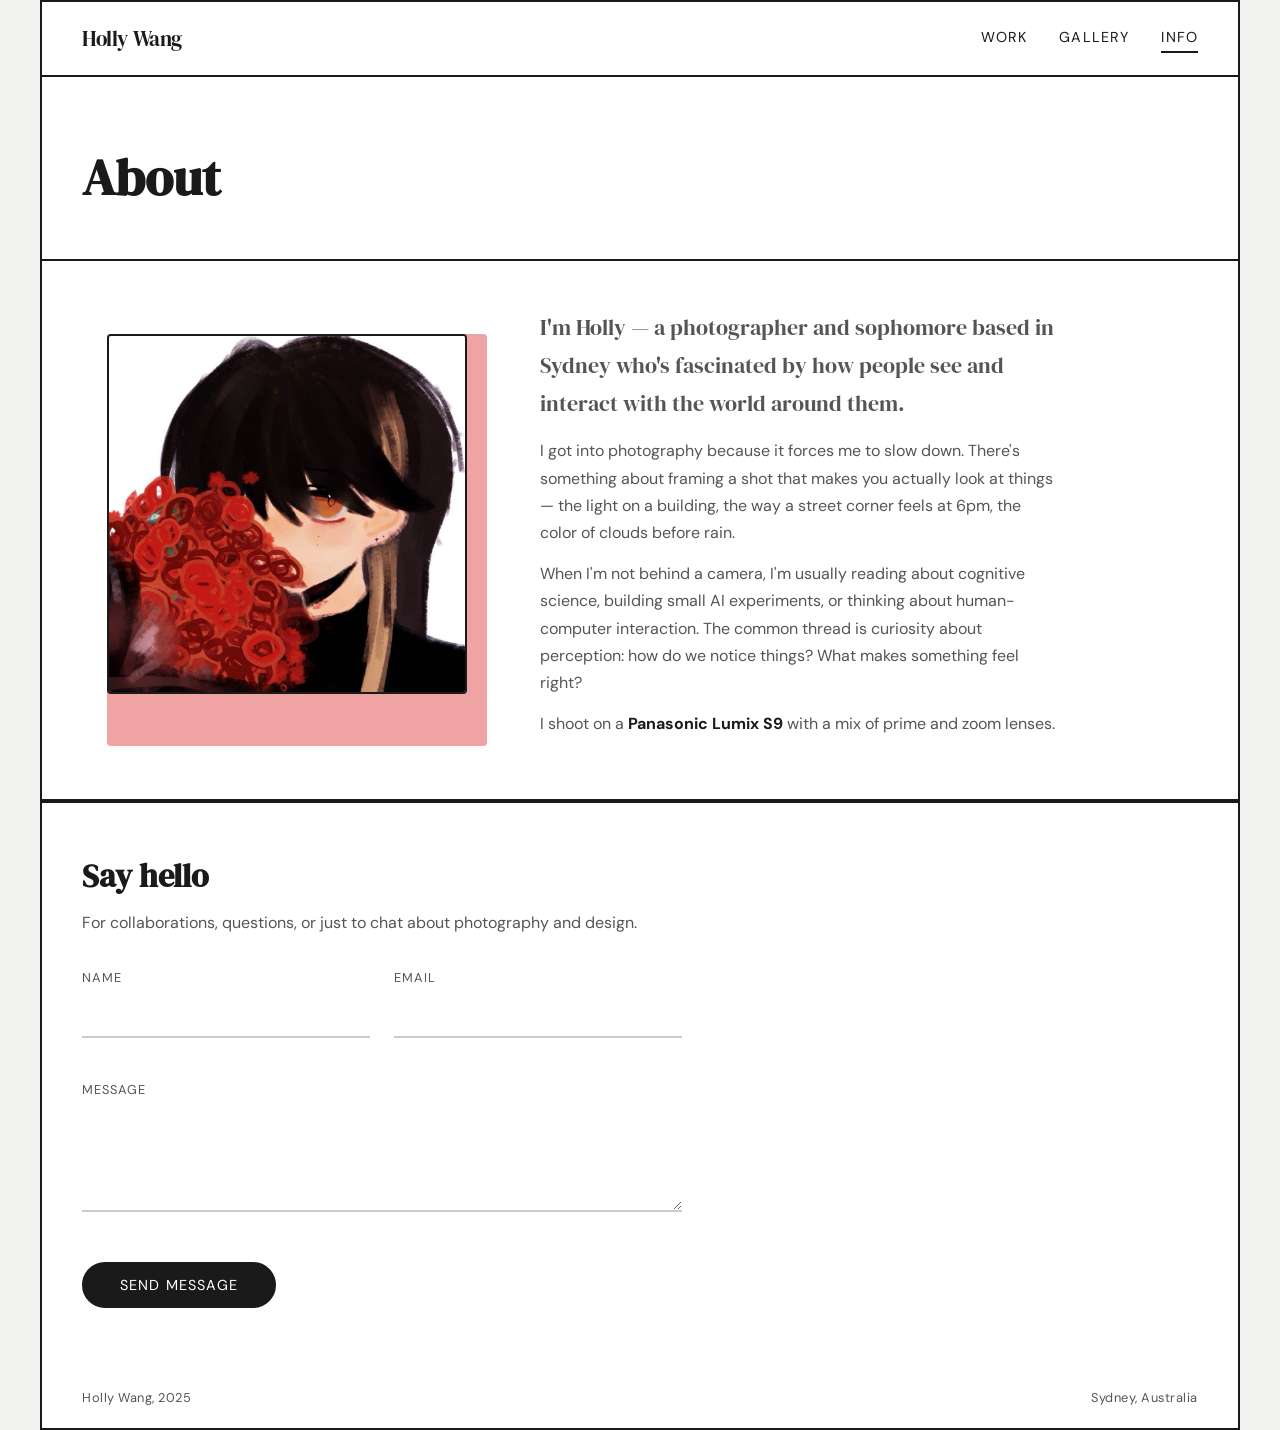
<file: about.html>
<!DOCTYPE html>
<html lang="en">
<head>
    <meta charset="UTF-8">
    <meta name="viewport" content="width=device-width, initial-scale=1.0">
    <title>Info &mdash; Holly Wang</title>
    <link rel="stylesheet" href="styles.css">
    <link rel="preconnect" href="https://fonts.googleapis.com">
    <link rel="preconnect" href="https://fonts.gstatic.com" crossorigin>
    <link href="https://fonts.googleapis.com/css2?family=DM+Serif+Display:ital@0;1&family=DM+Sans:ital,wght@0,300;0,400;0,500;1,400&family=Caveat:wght@400;600&display=swap" rel="stylesheet">
    <script src="script.js" defer></script>
</head>
<body>
    <div class="page-frame">
        <nav class="nav">
            <a href="index.html" class="nav-name">Holly Wang</a>
            <button class="hamburger" aria-label="Toggle menu">
                <span></span><span></span>
            </button>
            <div class="nav-right">
                <a href="index.html" class="nav-link">Work</a>
                <a href="gallery.html" class="nav-link">Gallery</a>
                <a href="about.html" class="nav-link active">Info</a>
            </div>
        </nav>

        <header class="page-intro">
            <h1>About</h1>
        </header>

        <section class="about-body">
            <div class="about-photo color-pink">
                <img src="images/about_pfp.jpg" alt="Holly Wang">
            </div>
            <div class="about-bio">
                <p class="bio-lead">I'm Holly &mdash; a photographer and sophomore based in Sydney who's fascinated by how people see and interact with the world around them.</p>
                <p>I got into photography because it forces me to slow down. There's something about framing a shot that makes you actually look at things &mdash; the light on a building, the way a street corner feels at 6pm, the color of clouds before rain.</p>
                <p>When I'm not behind a camera, I'm usually reading about cognitive science, building small AI experiments, or thinking about human-computer interaction. The common thread is curiosity about perception: how do we notice things? What makes something feel right?</p>
                <p>I shoot on a <strong>Panasonic Lumix S9</strong> with a mix of prime and zoom lenses.</p>
            </div>
        </section>

        <div class="divider"></div>

        <section class="contact">
            <div class="contact-intro">
                <h2>Say hello</h2>
                <p>For collaborations, questions, or just to chat about photography and design.</p>
            </div>
            <form class="contact-form" id="contact-form" novalidate>
                <div class="form-row">
                    <div class="field">
                        <label for="name">Name</label>
                        <input type="text" id="name" name="name" autocomplete="name">
                        <span class="field-error" id="name-error"></span>
                    </div>
                    <div class="field">
                        <label for="email">Email</label>
                        <input type="email" id="email" name="email" autocomplete="email">
                        <span class="field-error" id="email-error"></span>
                    </div>
                </div>
                <div class="field">
                    <label for="message">Message</label>
                    <textarea id="message" name="message" rows="4"></textarea>
                    <span class="field-error" id="message-error"></span>
                </div>
                <button type="submit" class="send-btn">Send message</button>
            </form>
        </section>

        <footer class="footer">
            <span>Holly Wang, 2025</span>
            <span>Sydney, Australia</span>
        </footer>
    </div>
</body>
</html>
</file>
<file: styles.css>
/* ===== RESET & BASE ===== */
*, *::before, *::after { margin: 0; padding: 0; box-sizing: border-box; }

:root {
    --bg: #f2f2f0;
    --text: #1a1a1a;
    --text-light: #555;
    --yellow: #f2d96b;
    --blue: #8ec5e8;
    --pink: #f0a3a3;
    --green: #8ec09a;
    --lavender: #b8a9e8;
    --frame-offset: 10px;
    --radius: 4px;
    --font-heading: 'DM Serif Display', Georgia, serif;
    --font-body: 'DM Sans', 'Helvetica Neue', sans-serif;
    --font-hand: 'Caveat', cursive;
}

html { scroll-behavior: smooth; }

body {
    font-family: var(--font-body);
    background: var(--bg);
    color: var(--text);
    line-height: 1.6;
    -webkit-font-smoothing: antialiased;
}

img { display: block; max-width: 100%; height: auto; }
a { color: inherit; text-decoration: none; }

/* ===== PAGE FRAME ===== */
.page-frame {
    max-width: 1200px;
    margin: 0 auto;
    border: 2px solid var(--text);
    min-height: 100vh;
    background: #fff;
}

/* NAV */
.nav {
    display: flex;
    align-items: center;
    justify-content: space-between;
    padding: 20px 40px;
    border-bottom: 2px solid var(--text);
    position: sticky;
    top: 0;
    background: #fff;
    z-index: 100;
}

.nav-name {
    font-family: var(--font-heading);
    font-size: 1.3rem;
    letter-spacing: -0.02em;
}

.nav-right {
    display: flex;
    gap: 32px;
}

.nav-link {
    font-size: 0.9rem;
    text-transform: uppercase;
    letter-spacing: 0.08em;
    position: relative;
    padding-bottom: 2px;
}

.nav-link::after {
    content: '';
    position: absolute;
    bottom: -2px;
    left: 0;
    width: 0;
    height: 2px;
    background: var(--text);
    transition: width 0.3s;
}

.nav-link:hover::after,
.nav-link.active::after {
    width: 100%;
}

/* Hamburger */
.hamburger {
    display: none;
    background: none;
    border: none;
    cursor: pointer;
    width: 28px;
    height: 20px;
    position: relative;
    z-index: 200;
}

.hamburger span {
    display: block;
    width: 100%;
    height: 2px;
    background: var(--text);
    position: absolute;
    left: 0;
    transition: 0.3s;
}

.hamburger span:first-child { top: 4px; }
.hamburger span:last-child { bottom: 4px; }

.hamburger.open span:first-child {
    top: 50%;
    transform: translateY(-50%) rotate(45deg);
}

.hamburger.open span:last-child {
    bottom: 50%;
    transform: translateY(50%) rotate(-45deg);
}

/* COLOR CLASSES (offset frame) */
.color-yellow { --frame: var(--yellow); }
.color-blue { --frame: var(--blue); }
.color-pink { --frame: var(--pink); }
.color-green { --frame: var(--green); }
.color-lavender { --frame: var(--lavender); }

/* HERO SCATTER */
.hero-scatter {
    padding: 60px 40px 40px;
    border-bottom: 2px solid var(--text);
}

.hero-intro {
    margin-bottom: 48px;
}

.hero-intro h1 {
    font-family: var(--font-heading);
    font-size: clamp(2.2rem, 5vw, 3.6rem);
    line-height: 1.15;
    letter-spacing: -0.02em;
    margin-bottom: 12px;
}

.hero-intro p {
    font-size: 1.05rem;
    color: var(--text-light);
}

.scatter-grid {
    display: grid;
    grid-template-columns: 1fr 1fr 1fr;
    grid-template-rows: auto auto;
    gap: 28px;
}

.scatter-item {
    position: relative;
    padding: 8px;
}

.scatter-item::before {
    content: '';
    position: absolute;
    inset: 0;
    background: var(--frame);
    border-radius: var(--radius);
    transform: translate(var(--frame-offset), var(--frame-offset));
    z-index: 0;
    transition: transform 0.3s ease;
}

.scatter-item:hover::before {
    transform: translate(6px, 6px);
}

.scatter-item img {
    position: relative;
    z-index: 1;
    width: 100%;
    height: 220px;
    object-fit: cover;
    border-radius: var(--radius);
    border: 2px solid var(--text);
}

.scatter-item:nth-child(1) {
    grid-column: 1 / 2;
    grid-row: 1;
}

.scatter-item:nth-child(2) {
    grid-column: 2 / 3;
    grid-row: 1 / 3;
}

.scatter-item:nth-child(2) img {
    height: 300px;
}

.scatter-item:nth-child(3) {
    grid-column: 3 / 4;
    grid-row: 1;
}

.scatter-item:nth-child(4) {
    grid-column: 1 / 2;
    grid-row: 2;
    justify-self: end;
    max-width: 280px;
}

.scatter-label {
    display: block;
    font-family: var(--font-hand);
    font-size: 1.1rem;
    margin-top: 6px;
    position: relative;
    z-index: 1;
    color: var(--text-light);
}

/* ===== MARQUEE ===== */
.marquee {
    overflow: hidden;
    border-bottom: 2px solid var(--text);
    padding: 14px 0;
    background: var(--text);
    color: #fff;
}

.marquee-track {
    display: flex;
    gap: 0;
    width: max-content;
    animation: marquee-scroll 20s linear infinite;
}

.marquee-track span {
    white-space: nowrap;
    font-size: 0.85rem;
    text-transform: uppercase;
    letter-spacing: 0.12em;
    padding: 0 8px;
}

.mdot {
    width: 5px !important;
    height: 5px;
    background: var(--yellow);
    border-radius: 50%;
    display: inline-block;
    align-self: center;
    padding: 0 !important;
    flex-shrink: 0;
}

@keyframes marquee-scroll {
    0% { transform: translateX(0); }
    100% { transform: translateX(-50%); }
}

/* FRIENDS STRIP */
.friends-strip {
    padding: 48px 40px;
    border-bottom: 2px solid var(--text);
}

.strip-label {
    font-family: var(--font-hand);
    font-size: 1.3rem;
    margin-bottom: 24px;
    color: var(--text-light);
}

.friends-row {
    display: flex;
    gap: 24px;
    overflow-x: auto;
    padding-bottom: 8px;
}

.friend-piece {
    position: relative;
    flex-shrink: 0;
    padding: 6px;
}

.friend-piece::before {
    content: '';
    position: absolute;
    inset: 0;
    background: var(--frame);
    border-radius: var(--radius);
    transform: translate(8px, 8px);
    z-index: 0;
    transition: transform 0.3s;
}

.friend-piece:hover::before {
    transform: translate(5px, 5px);
}

.friend-piece img {
    position: relative;
    z-index: 1;
    width: 160px;
    height: 160px;
    object-fit: cover;
    border: 2px solid var(--text);
    border-radius: var(--radius);
}

.friend-piece figcaption {
    position: relative;
    z-index: 1;
    font-family: var(--font-hand);
    font-size: 1rem;
    margin-top: 6px;
    color: var(--text-light);
}

/* TEASER */
.teaser {
    display: flex;
    align-items: center;
    gap: 48px;
    padding: 60px 40px;
    border-bottom: 2px solid var(--text);
}

.teaser-text {
    flex: 1;
}

.teaser-text h2 {
    font-family: var(--font-heading);
    font-size: 2rem;
    margin-bottom: 12px;
}

.teaser-text p {
    color: var(--text-light);
    margin-bottom: 16px;
    max-width: 400px;
}

.text-link {
    font-size: 0.9rem;
    text-transform: uppercase;
    letter-spacing: 0.08em;
    border-bottom: 1.5px solid var(--text);
    padding-bottom: 2px;
    transition: opacity 0.2s;
}

.text-link:hover { opacity: 0.6; }

.teaser-img {
    position: relative;
    flex-shrink: 0;
    padding: 8px;
}

.teaser-img::before {
    content: '';
    position: absolute;
    inset: 0;
    background: var(--frame);
    border-radius: var(--radius);
    transform: translate(var(--frame-offset), var(--frame-offset));
    z-index: 0;
}

.teaser-img img {
    position: relative;
    z-index: 1;
    width: 300px;
    height: 380px;
    object-fit: cover;
    border: 2px solid var(--text);
    border-radius: var(--radius);
}

/* FOOTER */
.footer {
    display: flex;
    justify-content: space-between;
    padding: 20px 40px;
    font-size: 0.8rem;
    color: var(--text-light);
    letter-spacing: 0.04em;
}

/* PAGE INTRO (Gallery & About) */
.page-intro {
    padding: 60px 40px 32px;
    border-bottom: 2px solid var(--text);
}

.page-intro h1 {
    font-family: var(--font-heading);
    font-size: clamp(2rem, 4.5vw, 3.2rem);
    margin-bottom: 8px;
}

.page-intro p {
    color: var(--text-light);
    font-size: 1rem;
}

/* GALLERY */
.gallery {
    padding: 32px 40px 60px;
}

.filter-bar {
    display: flex;
    gap: 12px;
    margin-bottom: 32px;
    flex-wrap: wrap;
}

.filter-btn {
    background: none;
    border: 1.5px solid var(--text);
    padding: 6px 18px;
    font-family: var(--font-body);
    font-size: 0.85rem;
    text-transform: uppercase;
    letter-spacing: 0.06em;
    cursor: pointer;
    border-radius: 100px;
    transition: background 0.2s, color 0.2s;
}

.filter-btn:hover {
    background: var(--text);
    color: #fff;
}

.filter-btn.active {
    background: var(--text);
    color: #fff;
}

.gallery-grid {
    display: grid;
    grid-template-columns: repeat(3, 1fr);
    gap: 32px;
}

.g-card {
    position: relative;
    cursor: pointer;
    padding: 8px;
    transition: transform 0.2s;
}

.g-card::before {
    content: '';
    position: absolute;
    inset: 0;
    background: var(--frame);
    border-radius: var(--radius);
    transform: translate(var(--frame-offset), var(--frame-offset));
    z-index: 0;
    transition: transform 0.3s ease;
}

.g-card:hover::before {
    transform: translate(6px, 6px);
}

.g-card:hover {
    transform: translate(-2px, -2px);
}

.g-card img {
    position: relative;
    z-index: 1;
    width: 100%;
    height: 240px;
    object-fit: cover;
    border: 2px solid var(--text);
    border-radius: var(--radius);
}

.g-card.hidden {
    display: none;
}

.g-overlay {
    position: absolute;
    bottom: 8px;
    left: 8px;
    right: 8px;
    z-index: 2;
    padding: 12px 14px;
    background: linear-gradient(transparent, rgba(0,0,0,0.6));
    border-radius: 0 0 var(--radius) var(--radius);
    opacity: 0;
    transition: opacity 0.3s;
}

.g-card:hover .g-overlay {
    opacity: 1;
}

.g-overlay span {
    font-family: var(--font-hand);
    font-size: 1.1rem;
    color: #fff;
}

/* ===== LIGHTBOX ===== */
.lightbox {
    position: fixed;
    inset: 0;
    background: rgba(0, 0, 0, 0.92);
    z-index: 1000;
    display: flex;
    align-items: center;
    justify-content: center;
    opacity: 0;
    pointer-events: none;
    transition: opacity 0.3s;
}

.lightbox.active {
    opacity: 1;
    pointer-events: all;
}

.lb-img {
    max-width: 85vw;
    max-height: 85vh;
    object-fit: contain;
    border-radius: 4px;
}

.lb-close, .lb-prev, .lb-next {
    position: absolute;
    background: none;
    border: none;
    color: #fff;
    font-size: 2rem;
    cursor: pointer;
    padding: 12px;
    transition: opacity 0.2s;
    z-index: 1001;
}

.lb-close:hover, .lb-prev:hover, .lb-next:hover { opacity: 0.6; }

.lb-close { top: 20px; right: 28px; font-size: 2.4rem; }
.lb-prev { left: 20px; top: 50%; transform: translateY(-50%); }
.lb-next { right: 20px; top: 50%; transform: translateY(-50%); }

.lb-caption {
    position: absolute;
    bottom: 28px;
    left: 50%;
    transform: translateX(-50%);
    color: #ccc;
    font-family: var(--font-hand);
    font-size: 1.2rem;
}

/* ===== ABOUT ===== */
.about-body {
    display: flex;
    gap: 48px;
    padding: 48px 40px;
    border-bottom: 2px solid var(--text);
}

.about-photo {
    position: relative;
    flex-shrink: 0;
    padding: 10px;
    margin: 15px;
}

.about-photo::before {
    content: '';
    position: absolute;
    inset: 0;
    background: var(--frame, var(--pink));
    border-radius: var(--radius);
    transform: translate(var(--frame-offset), var(--frame-offset));
    z-index: 0;
}

.about-photo img {
    position: relative;
    z-index: 1;
    width: 360px;
    height: 360px;
    object-fit: cover;
    border: 2px solid var(--text);
    border-radius: var(--radius);
}

.about-bio {
    flex: 1;
}

.bio-lead {
    font-family: var(--font-heading);
    font-size: 1.4rem;
    line-height: 1.5;
    margin-bottom: 20px;
}

.about-bio p {
    color: var(--text-light);
    margin-bottom: 14px;
    max-width: 520px;
    line-height: 1.7;
}

.about-bio strong {
    color: var(--text);
}

/* ===== DIVIDER ===== */
.divider {
    height: 2px;
    background: var(--text);
}

/* ===== CONTACT ===== */
.contact {
    padding: 48px 40px 60px;
}

.contact-intro {
    margin-bottom: 32px;
}

.contact-intro h2 {
    font-family: var(--font-heading);
    font-size: 2rem;
    margin-bottom: 8px;
}

.contact-intro p {
    color: var(--text-light);
}

.contact-form {
    max-width: 600px;
}

.form-row {
    display: flex;
    gap: 24px;
    margin-bottom: 20px;
}

.field {
    flex: 1;
    margin-bottom: 20px;
}

.form-row .field {
    margin-bottom: 0;
}

.field label {
    display: block;
    font-size: 0.8rem;
    text-transform: uppercase;
    letter-spacing: 0.08em;
    margin-bottom: 6px;
    color: var(--text-light);
}

.field input,
.field textarea {
    width: 100%;
    padding: 10px 0;
    font-family: var(--font-body);
    font-size: 1rem;
    border: none;
    border-bottom: 2px solid #ccc;
    background: transparent;
    color: var(--text);
    outline: none;
    transition: border-color 0.2s;
}

.field input:focus,
.field textarea:focus {
    border-color: var(--text);
}

.field input.invalid,
.field textarea.invalid {
    border-color: var(--pink);
}

.field-error {
    display: block;
    font-size: 0.78rem;
    color: #d44;
    margin-top: 4px;
    min-height: 18px;
}

.field textarea {
    resize: vertical;
    min-height: 100px;
}

.send-btn {
    display: inline-block;
    padding: 12px 36px;
    font-family: var(--font-body);
    font-size: 0.9rem;
    text-transform: uppercase;
    letter-spacing: 0.08em;
    background: var(--text);
    color: #fff;
    border: 2px solid var(--text);
    border-radius: 100px;
    cursor: pointer;
    transition: background 0.2s, color 0.2s;
}

.send-btn:hover {
    background: transparent;
    color: var(--text);
}

/* ===== SCROLL REVEAL ===== */
.reveal {
    opacity: 0;
    transform: translateY(24px);
    transition: opacity 0.6s ease, transform 0.6s ease;
}

.reveal.visible {
    opacity: 1;
    transform: translateY(0);
}

/* ===== RESPONSIVE ===== */
@media (max-width: 768px) {
    .page-frame {
        border: none;
    }

    .nav {
        padding: 16px 24px;
    }

    .hamburger { display: block; }

    .nav-right {
        position: fixed;
        top: 0;
        right: -100%;
        width: 260px;
        height: 100vh;
        background: #fff;
        flex-direction: column;
        padding: 80px 32px 40px;
        gap: 24px;
        border-left: 2px solid var(--text);
        transition: right 0.35s ease;
        z-index: 150;
    }

    .nav-right.open {
        right: 0;
    }

    .hero-scatter { padding: 40px 24px 32px; }
    .hero-intro { margin-bottom: 32px; }

    .scatter-grid {
        grid-template-columns: 1fr 1fr;
        gap: 20px;
    }

    .scatter-item:nth-child(2) {
        grid-column: 2;
        grid-row: 1;
    }

    .scatter-item:nth-child(2) img {
        height: 220px;
    }

    .scatter-item:nth-child(3) {
        grid-column: 1;
        grid-row: 2;
    }

    .scatter-item:nth-child(4) {
        grid-column: 2;
        grid-row: 2;
        justify-self: start;
        max-width: none;
    }

    .friends-strip { padding: 32px 24px; }
    .friend-piece img { width: 130px; height: 130px; }

    .teaser {
        flex-direction: column;
        padding: 40px 24px;
        gap: 32px;
    }

    .teaser-img img {
        width: 280%;
        height: 280px;
    }

    .gallery { padding: 24px 24px 48px; }

    .gallery-grid {
        grid-template-columns: 1fr 1fr;
        gap: 20px;
    }

    .about-body {
        flex-direction: column;
        padding: 32px 24px;
        gap: 32px;
    }

    .about-photo img {
        width: 100%;
        height: 300px;
    }

    .contact { padding: 32px 24px 48px; }

    .form-row {
        flex-direction: column;
        gap: 0;
    }

    .footer { padding: 16px 24px; }
    .page-intro { padding: 40px 24px 24px; }
}

@media (max-width: 480px) {
    .scatter-grid {
        grid-template-columns: 1fr;
    }

    .scatter-item:nth-child(2) {
        grid-column: 1;
        grid-row: 2;
    }

    .scatter-item:nth-child(2) img {
        height: 200px;
    }

    .scatter-item:nth-child(3) {
        grid-column: 1;
        grid-row: 3;
    }

    .scatter-item:nth-child(4) {
        grid-column: 1;
        grid-row: 4;
        max-width: none;
    }

    .gallery-grid {
        grid-template-columns: 1fr;
    }

    .g-card img {
        height: 200px;
    }

    .friends-row {
        gap: 16px;
    }

    .friend-piece img {
        width: 110px;
        height: 110px;
    }

    .hero-intro h1 {
        font-size: 1.8rem;
    }

    .footer {
        flex-direction: column;
        gap: 4px;
        text-align: center;
    }
}
</file>
